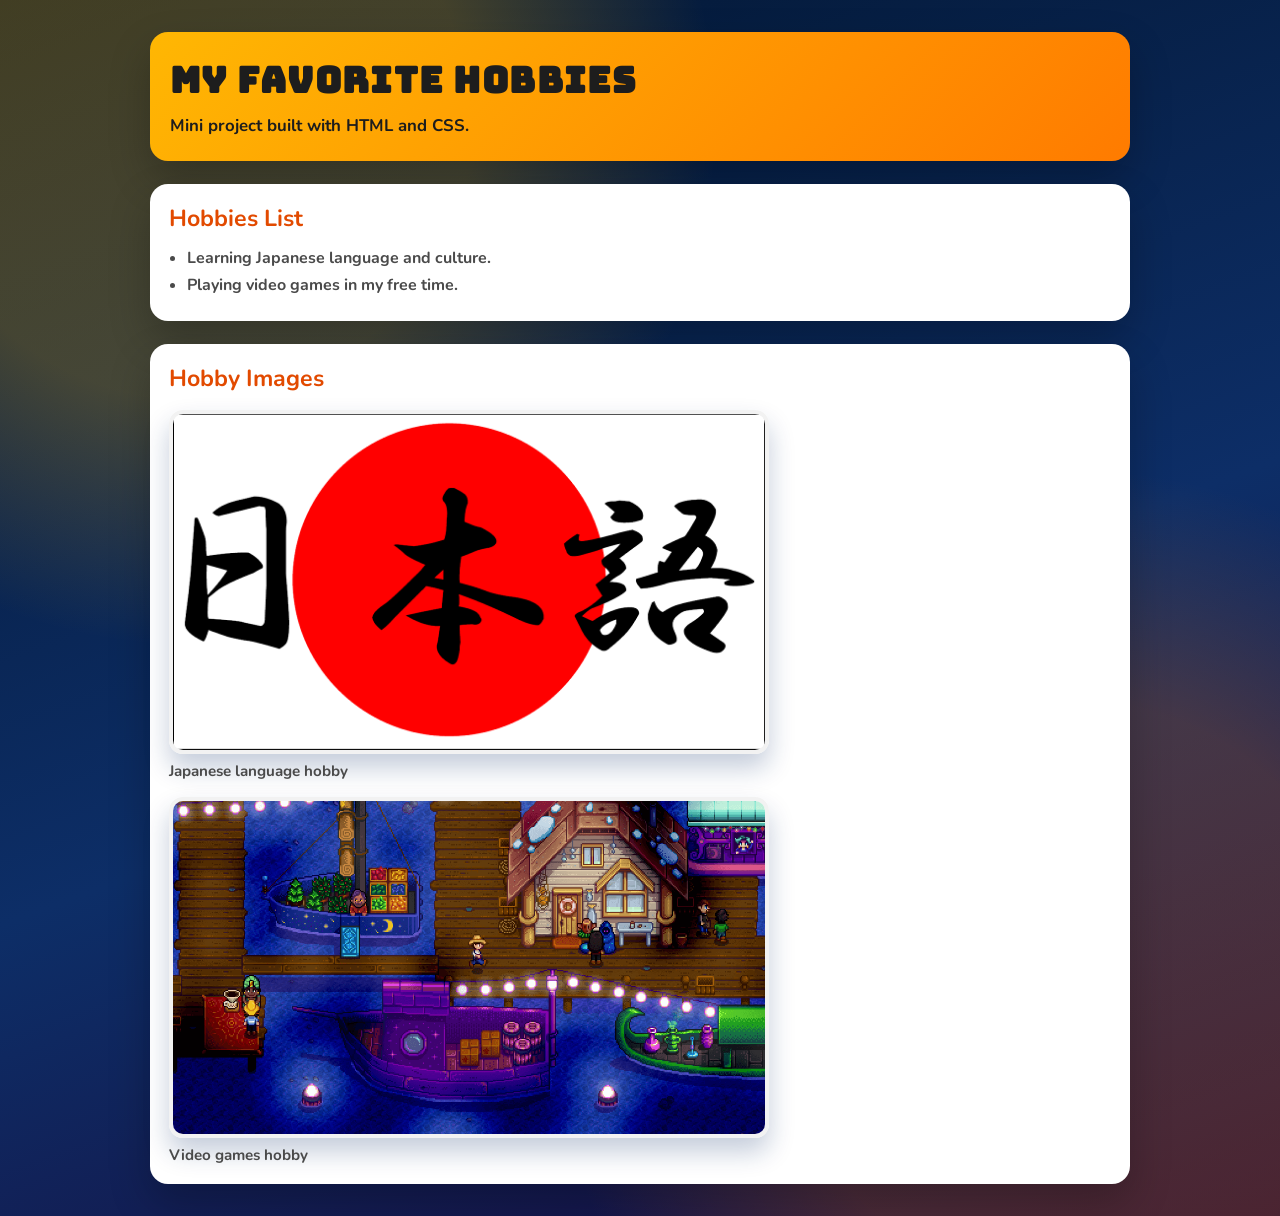
<file: html/introduction/index.html>
<!DOCTYPE html>
<html lang="en">
<head>
    <meta charset="UTF-8">
    <meta name="viewport" content="width=device-width, initial-scale=1.0">
    <title>My Hobbies Mini Project</title>
    <link rel="preconnect" href="https://fonts.googleapis.com">
    <link rel="preconnect" href="https://fonts.gstatic.com" crossorigin>
    <link href="https://fonts.googleapis.com/css2?family=Bungee&family=Nunito:wght@400;700;900&display=swap" rel="stylesheet">
    <link rel="stylesheet" href="../../css/introduction/style.css">
</head>
<body>
    <div class="page">
        <header>
            <h1>My Favorite Hobbies</h1>
            <p>Mini project built with HTML and CSS.</p>
        </header>

        <main>
            <section class="card">
            <h2>Hobbies List</h2>
            <ul>
                <li>Learning Japanese language and culture.</li>
                <li>Playing video games in my free time.</li>
            </ul>
            </section>

            <section class="card">
                <h2>Hobby Images</h2>

                <figure>
                    <img src="images/japanese language.png" alt="Japanese language text" width="600">
                    <figcaption>Japanese language hobby</figcaption>
                </figure>

                <figure>
                    <img src="images/video games.png" alt="Colorful pixel-art game scene" width="600">
                    <figcaption>Video games hobby</figcaption>
                </figure>
            </section>
        </main>
    </div>
</body>
</html>
</file>
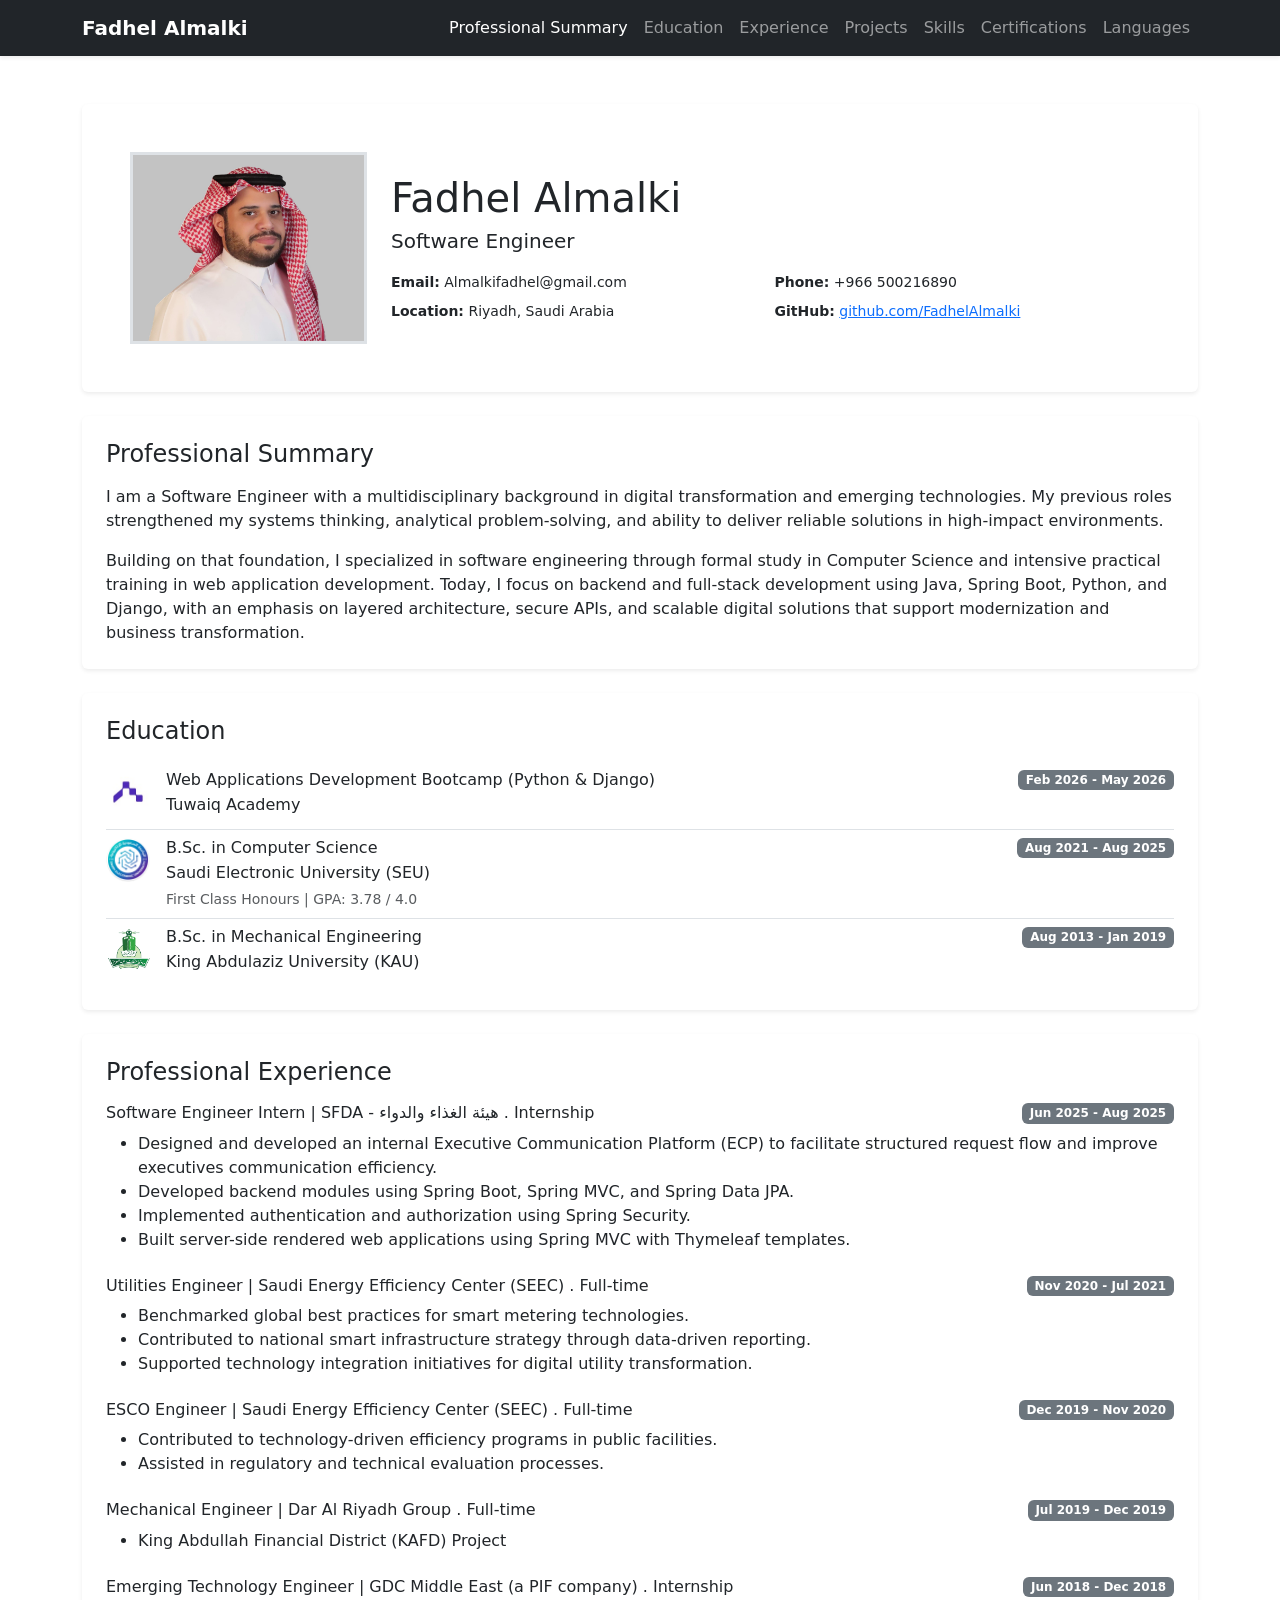
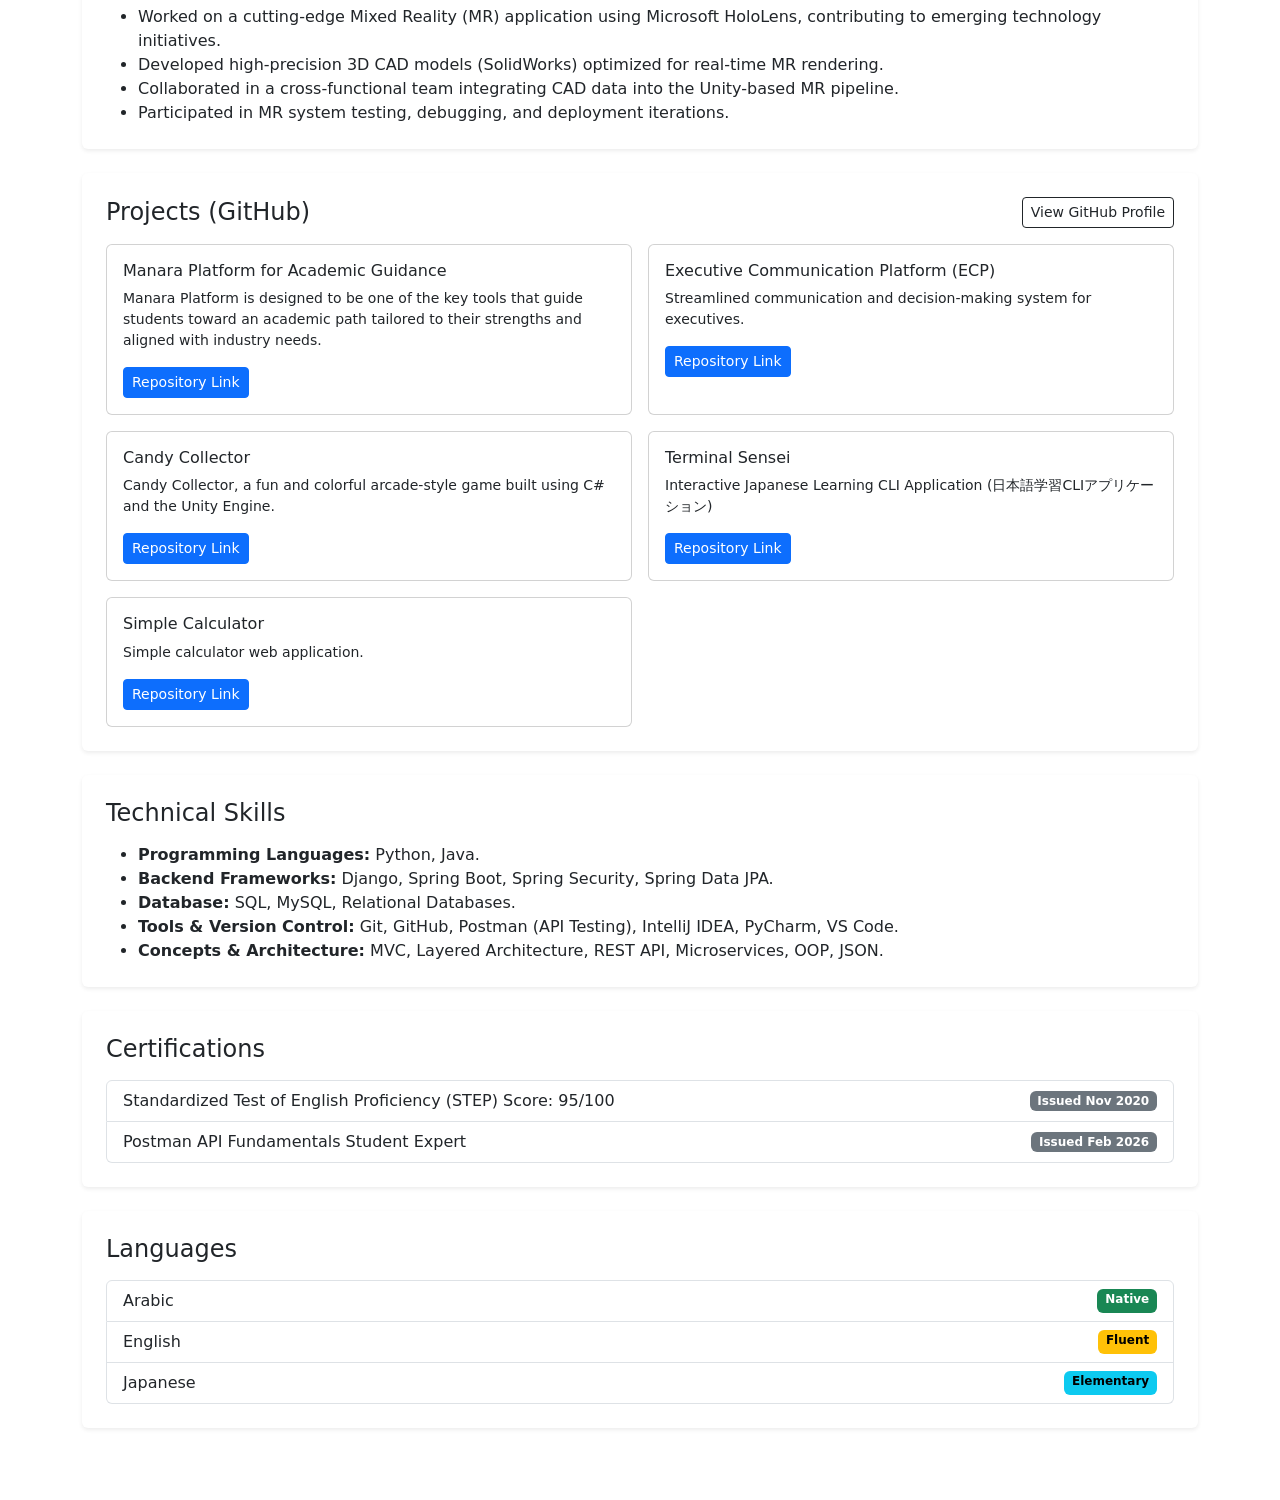
<file: careers/cv/my-cv.html>
<!DOCTYPE html>
<html lang="en">
<head>
	<meta charset="UTF-8" />
	<meta name="viewport" content="width=device-width, initial-scale=1.0" />
	<title>Fadhel Almalki</title>

	<link
		href="https://cdn.jsdelivr.net/npm/bootstrap@5.3.3/dist/css/bootstrap.min.css"
		rel="stylesheet"
		integrity="sha384-QWTKZyjpPEjISv5WaRU9OFeRpok6YctnYmDr5pNlyT2bRjXh0JMhjY6hW+ALEwIH"
		crossorigin="anonymous"
	/>
</head>
<body>
	<nav class="navbar navbar-expand-lg bg-dark navbar-dark sticky-top shadow-sm" id="cvNav">
		<div class="container">
			<a class="navbar-brand fw-semibold" href="#top">Fadhel Almalki</a>
			<button class="navbar-toggler" type="button" data-bs-toggle="collapse" data-bs-target="#cvNavbar" aria-controls="cvNavbar" aria-expanded="false" aria-label="Toggle navigation">
				<span class="navbar-toggler-icon"></span>
			</button>
			<div class="collapse navbar-collapse" id="cvNavbar">
				<ul class="navbar-nav ms-auto">
					<li class="nav-item"><a class="nav-link" href="#about">Professional Summary</a></li>
					<li class="nav-item"><a class="nav-link" href="#education">Education</a></li>
					<li class="nav-item"><a class="nav-link" href="#experience">Experience</a></li>
					<li class="nav-item"><a class="nav-link" href="#projects">Projects</a></li>
					<li class="nav-item"><a class="nav-link" href="#skills">Skills</a></li>
					<li class="nav-item"><a class="nav-link" href="#certifications">Certifications</a></li>
					<li class="nav-item"><a class="nav-link" href="#languages">Languages</a></li>
				</ul>
			</div>
		</div>
	</nav>

	<main id="top" class="container py-4 py-lg-5" data-bs-spy="scroll" data-bs-target="#cvNav" data-bs-smooth-scroll="true" tabindex="0">
		<section class="card border-0 shadow-sm mb-4">
			<div class="card-body p-4 p-lg-5">
				<div class="row g-4 align-items-center">
					<div class="col-md-3 text-center">
						<img
							src="images/profile-photo.jpg"
							alt="Profile placeholder"
							class="img-fluid border border-3"
							width="320"
						/>
					</div>
					<div class="col-md-9">
						<h1 class="display-6 mb-1">Fadhel Almalki</h1>
						<p class="lead mb-3">Software Engineer</p>
						<div class="row row-cols-1 row-cols-md-2 g-2 small">
							<div><strong>Email:</strong> Almalkifadhel@gmail.com</div>
							<div><strong>Phone:</strong> +966 500216890</div>
							<div><strong>Location:</strong> Riyadh, Saudi Arabia</div>
							<div class="col-12"><strong>GitHub:</strong> <a href="https://github.com/FadhelAlmalki" target="_blank" rel="noreferrer">github.com/FadhelAlmalki</a></div>
						</div>
					</div>
				</div>
			</div>
		</section>

		<section id="about" class="card border-0 shadow-sm mb-4">
			<div class="card-body p-4">
				<h2 class="h4 mb-3">Professional Summary</h2>
				<p class="mb-3">
					I am a Software Engineer with a multidisciplinary background in digital transformation and emerging technologies. My previous roles strengthened my systems thinking, analytical problem-solving, and ability to deliver reliable solutions in high-impact environments.
				</p>
				<p class="mb-0">
					Building on that foundation, I specialized in software engineering through formal study in Computer Science and intensive practical training in web application development. Today, I focus on backend and full-stack development using Java, Spring Boot, Python, and Django, with an emphasis on layered architecture, secure APIs, and scalable digital solutions that support modernization and business transformation.
				</p>
			</div>
		</section>

		<section id="education" class="card border-0 shadow-sm mb-4">
			<div class="card-body p-4">
				<h2 class="h4 mb-3">Education</h2>
				<ul class="list-group list-group-flush">
					<li class="list-group-item px-0 d-flex justify-content-between align-items-start gap-3">
						<div class="d-flex align-items-start gap-3">
							<img
								src="images/tuwaiq-logo.jpg"
								alt="Tuwaiq Academy logo"
								class="rounded"
								width="44"
								height="44"
							/>
							<div>
								<h3 class="h6 mb-1">Web Applications Development Bootcamp (Python & Django)</h3>
								<p class="mb-1">Tuwaiq Academy</p>
							</div>
						</div>
						<span class="badge text-bg-secondary">Feb 2026 - May 2026</span>
					</li>
					<li class="list-group-item px-0 d-flex justify-content-between align-items-start gap-3">
						<div class="d-flex align-items-start gap-3">
							<img
								src="images/seu-logo.png"
								alt="Saudi Electronic University logo"
								class="rounded"
								width="44"
								height="44"
							/>
							<div>
								<h3 class="h6 mb-1">B.Sc. in Computer Science</h3>
								<p class="mb-1">Saudi Electronic University (SEU)</p>
								<p class="small text-body-secondary mb-0">First Class Honours | GPA: 3.78 / 4.0</p>
							</div>
						</div>
						<span class="badge text-bg-secondary">Aug 2021 - Aug 2025</span>
					</li>
					<li class="list-group-item px-0 d-flex justify-content-between align-items-start gap-3">
						<div class="d-flex align-items-start gap-3">
							<img
								src="images/kau-logo.png"
								alt="King Abdulaziz University logo"
								class="rounded"
								width="44"
								height="44"
							/>
							<div>
								<h3 class="h6 mb-1">B.Sc. in Mechanical Engineering</h3>
								<p class="mb-1">King Abdulaziz University (KAU)</p>
							</div>
						</div>
						<span class="badge text-bg-secondary">Aug 2013 - Jan 2019</span>
					</li>
				</ul>
			</div>
		</section>

		<section id="experience" class="card border-0 shadow-sm mb-4">
			<div class="card-body p-4">
				<h2 class="h4 mb-3">Professional Experience</h2>
				<div class="mb-4">
					<div class="d-flex justify-content-between align-items-start gap-2 mb-2">
						<h3 class="h6 mb-0">Software Engineer Intern | SFDA - هيئة الغذاء والدواء . Internship</h3>
						<span class="badge text-bg-secondary">Jun 2025 - Aug 2025</span>
					</div>
					<ul class="mb-0">
                        <li>Designed and developed an internal Executive Communication Platform (ECP) to facilitate structured request flow and improve executives communication efficiency.</li>
						<li>Developed backend modules using Spring Boot, Spring MVC, and Spring Data JPA.</li>
						<li>Implemented authentication and authorization using Spring Security.</li>
						<li>Built server-side rendered web applications using Spring MVC with Thymeleaf templates.</li>
					</ul>
				</div>
				<div class="mb-4">
					<div class="d-flex justify-content-between align-items-start gap-2 mb-2">
						<h3 class="h6 mb-0">Utilities Engineer | Saudi Energy Efficiency Center (SEEC) . Full-time</h3>
						<span class="badge text-bg-secondary">Nov 2020 - Jul 2021</span>
					</div>
					<ul class="mb-0">
						<li>Benchmarked global best practices for smart metering technologies.</li>
						<li>Contributed to national smart infrastructure strategy through data-driven reporting.</li>
						<li>Supported technology integration initiatives for digital utility transformation.</li>
					</ul>
				</div>
				<div class="mb-4">
					<div class="d-flex justify-content-between align-items-start gap-2 mb-2">
						<h3 class="h6 mb-0">ESCO Engineer | Saudi Energy Efficiency Center (SEEC) . Full-time</h3>
						<span class="badge text-bg-secondary">Dec 2019 - Nov 2020</span>
					</div>
					<ul class="mb-0">
						<li>Contributed to technology-driven efficiency programs in public facilities.</li>
						<li>Assisted in regulatory and technical evaluation processes.</li>
					</ul>
				</div>
				<div class="mb-4">
					<div class="d-flex justify-content-between align-items-start gap-2 mb-2">
						<h3 class="h6 mb-0">Mechanical Engineer | Dar Al Riyadh Group . Full-time</h3>
						<span class="badge text-bg-secondary">Jul 2019 - Dec 2019</span>
					</div>
					<ul class="mb-0">
						<li>King Abdullah Financial District (KAFD) Project</li>
					</ul>
				</div>
				<div>
					<div class="d-flex justify-content-between align-items-start gap-2 mb-2">
						<h3 class="h6 mb-0">Emerging Technology Engineer | GDC Middle East (a PIF company) . Internship</h3>
						<span class="badge text-bg-secondary">Jun 2018 - Dec 2018</span>
					</div>
					<ul class="mb-0">
						<li>Worked on a cutting-edge Mixed Reality (MR) application using Microsoft HoloLens, contributing to emerging technology initiatives.</li>
						<li>Developed high-precision 3D CAD models (SolidWorks) optimized for real-time MR rendering.</li>
						<li>Collaborated in a cross-functional team integrating CAD data into the Unity-based MR pipeline.</li>
                        <li>Participated in MR system testing, debugging, and deployment iterations.</li>
					</ul>
				</div>
			</div>
		</section>

		<section id="projects" class="card border-0 shadow-sm mb-4">
			<div class="card-body p-4">
				<div class="d-flex flex-wrap gap-2 align-items-center justify-content-between mb-3">
					<h2 class="h4 mb-0">Projects (GitHub)</h2>
					<a href="https://github.com/FadhelAlmalki" class="btn btn-outline-dark btn-sm" target="_blank" rel="noreferrer">View GitHub Profile</a>
				</div>
				<div class="row g-3">
					<div class="col-md-6">
						<div class="card h-100">
							<div class="card-body">
								<h3 class="h6">Manara Platform for Academic Guidance</h3>
								<p class="small">Manara Platform is designed to be one of the key tools that guide students toward an academic path tailored to their strengths and aligned with industry needs.</p>
								<a href="https://github.com/FadhelAlmalki/manara-platform-for-academic-guidance" class="btn btn-sm btn-primary">Repository Link</a>
							</div>
						</div>
					</div>
					<div class="col-md-6">
						<div class="card h-100">
							<div class="card-body">
								<h3 class="h6">Executive Communication Platform (ECP)</h3>
								<p class="small">Streamlined communication and decision-making system for executives.</p>
								<a href="https://github.com/FadhelAlmalki/executive-communication-platform" class="btn btn-sm btn-primary">Repository Link</a>
							</div>
						</div>
					</div>
					<div class="col-md-6">
						<div class="card h-100">
							<div class="card-body">
								<h3 class="h6">Candy Collector</h3>
								<p class="small">Candy Collector, a fun and colorful arcade-style game built using C# and the Unity Engine.</p>
								<a href="https://github.com/FadhelAlmalki/candy-collector" class="btn btn-sm btn-primary">Repository Link</a>
							</div>
						</div>
					</div>
					<div class="col-md-6">
						<div class="card h-100">
							<div class="card-body">
								<h3 class="h6">Terminal Sensei</h3>
								<p class="small">Interactive Japanese Learning CLI Application (日本語学習CLIアプリケーション)</p>
								<a href="https://github.com/FadhelAlmalki/terminal-sensei" class="btn btn-sm btn-primary">Repository Link</a>
							</div>
						</div>
					</div>
					<div class="col-md-6">
						<div class="card h-100">
							<div class="card-body">
								<h3 class="h6">Simple Calculator</h3>
								<p class="small">Simple calculator web application.</p>
								<a href="https://github.com/FadhelAlmalki/simple-calculator" class="btn btn-sm btn-primary">Repository Link</a>
							</div>
						</div>
					</div>
				</div>
			</div>
		</section>

		<section id="skills" class="card border-0 shadow-sm mb-4">
			<div class="card-body p-4">
				<h2 class="h4 mb-3">Technical Skills</h2>
				<ul class="mb-0">
					<li><strong>Programming Languages:</strong> Python, Java.</li>
					<li><strong>Backend Frameworks:</strong> Django, Spring Boot, Spring Security, Spring Data JPA.</li>
					<li><strong>Database:</strong> SQL, MySQL, Relational Databases.</li>
					<li><strong>Tools &amp; Version Control:</strong> Git, GitHub, Postman (API Testing), IntelliJ IDEA, PyCharm, VS Code.</li>
					<li><strong>Concepts &amp; Architecture:</strong> MVC, Layered Architecture, REST API, Microservices, OOP, JSON.</li>
				</ul>
			</div>
		</section>

		<section id="certifications" class="card border-0 shadow-sm mb-4">
			<div class="card-body p-4">
				<h2 class="h4 mb-3">Certifications</h2>
				<ul class="list-group">
					<li class="list-group-item d-flex justify-content-between align-items-center">
						<span>Standardized Test of English Proficiency (STEP) Score: 95/100</span>
						<span class="badge text-bg-secondary">Issued Nov 2020</span>
					</li>
					<li class="list-group-item d-flex justify-content-between align-items-center">
						<span>Postman API Fundamentals Student Expert</span>
						<span class="badge text-bg-secondary">Issued Feb 2026</span>
					</li>
				</ul>
			</div>
		</section>

		<section id="languages" class="card border-0 shadow-sm mb-4">
			<div class="card-body p-4">
				<h2 class="h4 mb-3">Languages</h2>
				<ul class="list-group">
					<li class="list-group-item d-flex justify-content-between"><span>Arabic</span><span class="badge text-bg-success">Native</span></li>
					<li class="list-group-item d-flex justify-content-between"><span>English</span><span class="badge text-bg-warning">Fluent</span></li>
					<li class="list-group-item d-flex justify-content-between"><span>Japanese</span><span class="badge text-bg-info">Elementary</span></li>
				</ul>
			</div>
		</section>
	</main>

	<script
		src="https://cdn.jsdelivr.net/npm/bootstrap@5.3.3/dist/js/bootstrap.bundle.min.js"
		integrity="sha384-YvpcrYf0tY3lHB60NNkmXc5s9fDVZLESaAA55NDzOxhy9GkcIdslK1eN7N6jIeHz"
		crossorigin="anonymous"
	></script>
</body>
</html>
</file>
<file: css/introduction/style.css>
:root {
	--bg-top: #02152e;
	--bg-mid: #0d2e67;
	--bg-bottom: #180c3f;
	--panel: #ffffff;
	--accent: #ff7b00;
	--accent-deep: #e24a00;
	--text-main: #151515;
	--text-soft: #4a4a4a;
	--shadow: 0 18px 42px rgba(0, 0, 0, 0.24);
	--radius: 18px;
}

* {
	box-sizing: border-box;
}

body {
	margin: 0;
	min-height: 100vh;
	font-family: "Nunito", sans-serif;
	color: var(--text-main);
	background:
		radial-gradient(circle at 15% 10%, rgba(255, 183, 3, 0.25) 0 18%, transparent 34%),
		radial-gradient(circle at 84% 82%, rgba(255, 122, 0, 0.22) 0 20%, transparent 36%),
		linear-gradient(160deg, var(--bg-top), var(--bg-mid) 55%, var(--bg-bottom));
}

.page {
	width: min(980px, calc(100% - 2rem));
	margin: 2rem auto;
	animation: rise-in 0.8s ease-out;
}

header {
	background: linear-gradient(135deg, #ffb703, var(--accent));
	color: #1d1d1d;
	padding: 1.5rem 1.25rem;
	border-radius: var(--radius);
	box-shadow: var(--shadow);
}

h1 {
	margin: 0;
	font-family: "Bungee", cursive;
	font-size: clamp(1.8rem, 2.8vw, 2.6rem);
	letter-spacing: 0.04em;
}

header p {
	margin: 0.65rem 0 0;
	font-size: 1.05rem;
	font-weight: 700;
}

main {
	display: grid;
	gap: 1.4rem;
	margin-top: 1.4rem;
}

.card {
	background: var(--panel);
	border-radius: var(--radius);
	padding: 1.2rem;
	box-shadow: var(--shadow);
}

h2 {
	margin-top: 0;
	margin-bottom: 0.8rem;
	color: var(--accent-deep);
	font-size: 1.45rem;
}

ul {
	margin: 0;
	padding-left: 1.1rem;
}

li {
	margin: 0.35rem 0;
	color: var(--text-soft);
	font-weight: 700;
}

figure {
	margin: 1rem 0 0;
}

img {
	width: 100%;
	max-width: 600px;
	height: auto;
	border-radius: 14px;
	border: 4px solid #f2f2f2;
	box-shadow: 0 14px 26px rgba(13, 46, 103, 0.24);
	display: block;
}

figcaption {
	margin-top: 0.45rem;
	color: var(--text-soft);
	font-size: 0.95rem;
	font-weight: 700;
}

@keyframes rise-in {
	from {
		opacity: 0;
		transform: translateY(20px);
	}
	to {
		opacity: 1;
		transform: translateY(0);
	}
}

@media (max-width: 640px) {
	.page {
		width: min(980px, calc(100% - 1rem));
		margin: 1rem auto;
	}

	header,
	.card {
		padding: 1rem;
	}

	h2 {
		font-size: 1.25rem;
	}
}
</file>
